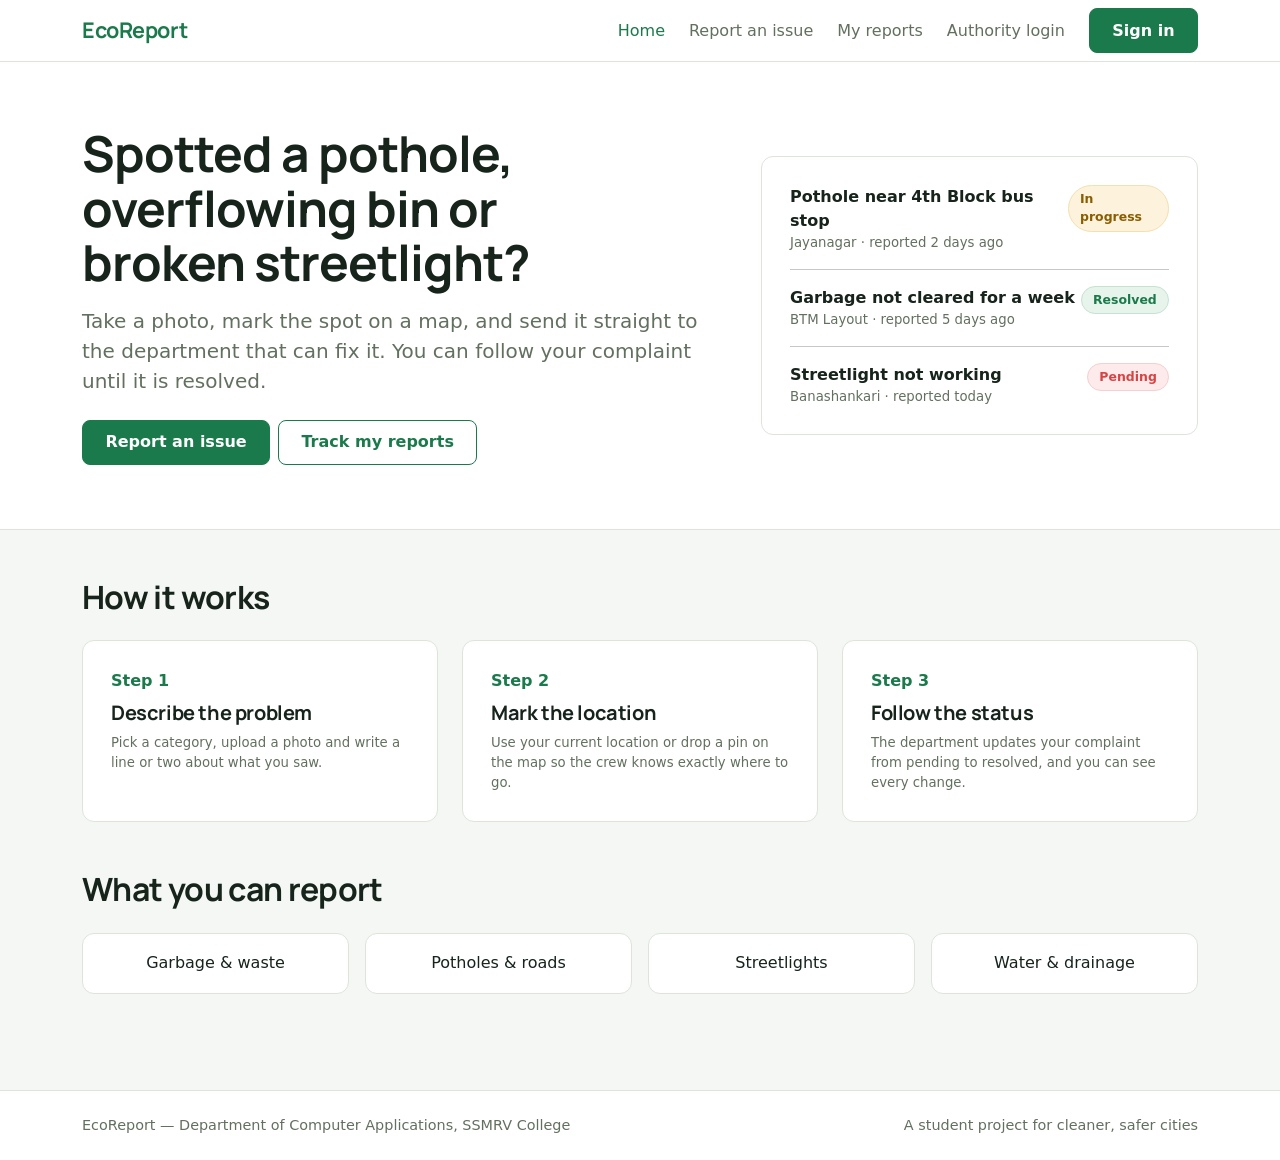
<file: index.html>
<!DOCTYPE html>
<html lang="en">
<head>
  <meta charset="UTF-8">
  <meta name="viewport" content="width=device-width, initial-scale=1">
  <title>EcoReport - Report civic issues in your area</title>
  <link href="https://cdn.jsdelivr.net/npm/bootstrap@5.3.3/dist/css/bootstrap.min.css" rel="stylesheet">
  <link href="https://fonts.googleapis.com/css2?family=Manrope:wght@600;700;800&display=swap" rel="stylesheet">
  <link href="assets/css/style.css" rel="stylesheet">
</head>
<body>

<!-- ===== NAVBAR (move this into includes/header.php later) ===== -->
<nav class="navbar navbar-expand-lg">
  <div class="container">
    <a class="navbar-brand" href="index.html">EcoReport</a>
    <button class="navbar-toggler" type="button" data-bs-toggle="collapse" data-bs-target="#nav">
      <span class="navbar-toggler-icon"></span>
    </button>
    <div class="collapse navbar-collapse" id="nav">
      <ul class="navbar-nav ms-auto align-items-lg-center gap-lg-2">
        <li class="nav-item"><a class="nav-link active" href="index.html">Home</a></li>
        <li class="nav-item"><a class="nav-link" href="report.html">Report an issue</a></li>
        <li class="nav-item"><a class="nav-link" href="my-reports.html">My reports</a></li>
        <li class="nav-item"><a class="nav-link" href="admin.html">Authority login</a></li>
        <li class="nav-item"><a class="btn btn-eco ms-lg-2" href="login.html">Sign in</a></li>
      </ul>
    </div>
  </div>
</nav>

<!-- ===== HERO ===== -->
<header class="hero">
  <div class="container">
    <div class="row align-items-center g-5">
      <div class="col-lg-7">
        <h1>Spotted a pothole, overflowing bin or broken streetlight?</h1>
        <p class="lead mt-3">
          Take a photo, mark the spot on a map, and send it straight to the department
          that can fix it. You can follow your complaint until it is resolved.
        </p>
        <div class="d-flex flex-wrap gap-2 mt-4">
          <a href="report.html" class="btn btn-eco">Report an issue</a>
          <a href="my-reports.html" class="btn btn-eco-outline">Track my reports</a>
        </div>
      </div>
      <div class="col-lg-5">
        <div class="eco-card">
          <div class="d-flex justify-content-between align-items-start">
            <div>
              <div class="fw-semibold">Pothole near 4th Block bus stop</div>
              <div class="form-hint">Jayanagar &middot; reported 2 days ago</div>
            </div>
            <span class="status status-progress">In progress</span>
          </div>
          <hr>
          <div class="d-flex justify-content-between align-items-start">
            <div>
              <div class="fw-semibold">Garbage not cleared for a week</div>
              <div class="form-hint">BTM Layout &middot; reported 5 days ago</div>
            </div>
            <span class="status status-resolved">Resolved</span>
          </div>
          <hr>
          <div class="d-flex justify-content-between align-items-start">
            <div>
              <div class="fw-semibold">Streetlight not working</div>
              <div class="form-hint">Banashankari &middot; reported today</div>
            </div>
            <span class="status status-pending">Pending</span>
          </div>
        </div>
      </div>
    </div>
  </div>
</header>

<!-- ===== HOW IT WORKS (a real 3-step sequence, so numbers are fine here) ===== -->
<section class="container py-5">
  <h2 class="mb-4">How it works</h2>
  <div class="row g-4">
    <div class="col-md-4">
      <div class="eco-card h-100">
        <div class="fw-bold" style="color:var(--eco-green)">Step 1</div>
        <h5 class="mt-2">Describe the problem</h5>
        <p class="form-hint mb-0">
          Pick a category, upload a photo and write a line or two about what you saw.
        </p>
      </div>
    </div>
    <div class="col-md-4">
      <div class="eco-card h-100">
        <div class="fw-bold" style="color:var(--eco-green)">Step 2</div>
        <h5 class="mt-2">Mark the location</h5>
        <p class="form-hint mb-0">
          Use your current location or drop a pin on the map so the crew knows exactly where to go.
        </p>
      </div>
    </div>
    <div class="col-md-4">
      <div class="eco-card h-100">
        <div class="fw-bold" style="color:var(--eco-green)">Step 3</div>
        <h5 class="mt-2">Follow the status</h5>
        <p class="form-hint mb-0">
          The department updates your complaint from pending to resolved, and you can see every change.
        </p>
      </div>
    </div>
  </div>
</section>

<!-- ===== CATEGORIES ===== -->
<section class="container pb-5">
  <h2 class="mb-4">What you can report</h2>
  <div class="row g-3">
    <div class="col-6 col-lg-3"><div class="eco-card eco-card-tight text-center">Garbage &amp; waste</div></div>
    <div class="col-6 col-lg-3"><div class="eco-card eco-card-tight text-center">Potholes &amp; roads</div></div>
    <div class="col-6 col-lg-3"><div class="eco-card eco-card-tight text-center">Streetlights</div></div>
    <div class="col-6 col-lg-3"><div class="eco-card eco-card-tight text-center">Water &amp; drainage</div></div>
  </div>
</section>

<!-- ===== FOOTER (move this into includes/footer.php later) ===== -->
<footer>
  <div class="container d-flex flex-wrap justify-content-between gap-2">
    <span>EcoReport &mdash; Department of Computer Applications, SSMRV College</span>
    <span>A student project for cleaner, safer cities</span>
  </div>
</footer>

<script src="https://cdn.jsdelivr.net/npm/bootstrap@5.3.3/dist/js/bootstrap.bundle.min.js"></script>
</body>
</html>
</file>
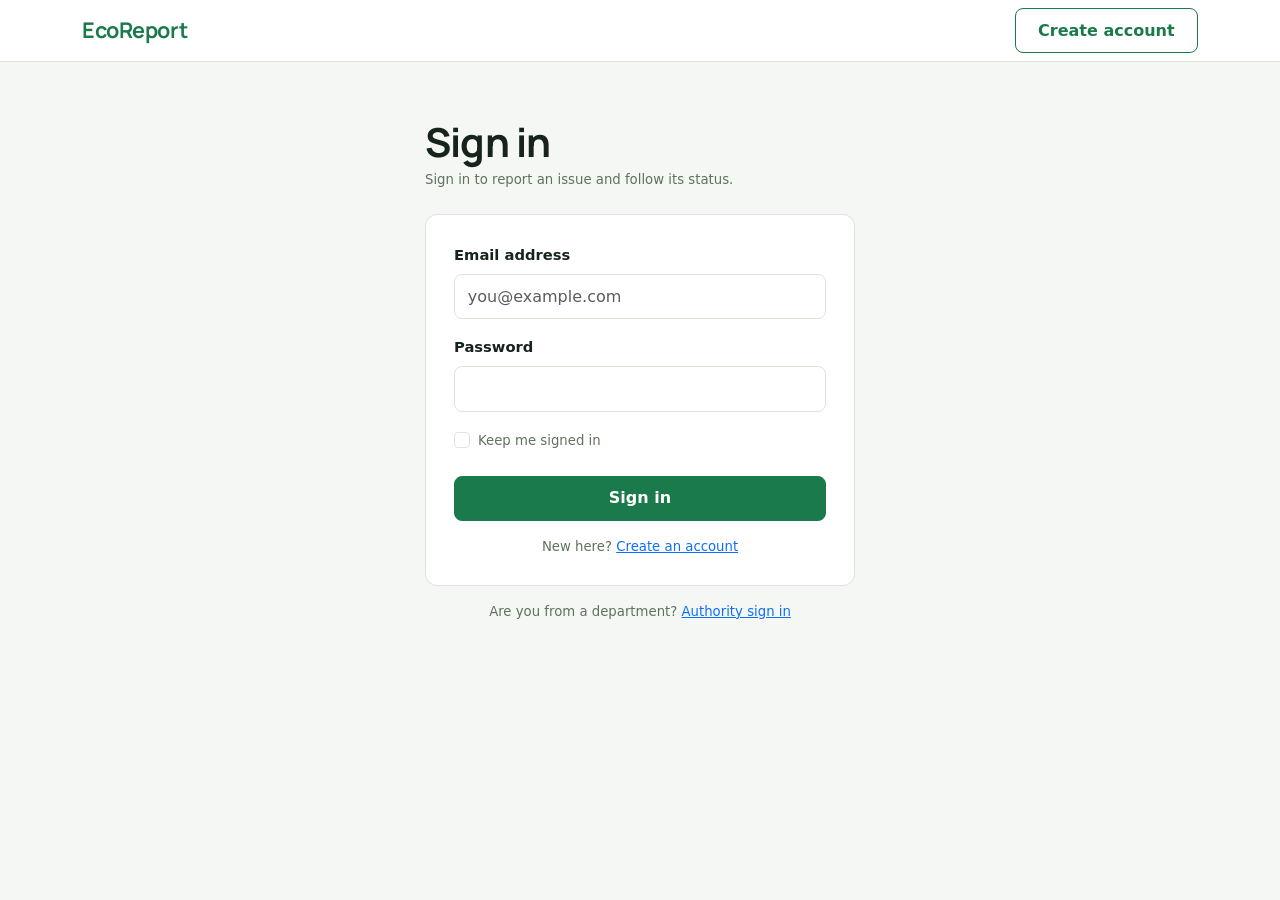
<file: login.html>
<!DOCTYPE html>
<html lang="en">
<head>
  <meta charset="UTF-8">
  <meta name="viewport" content="width=device-width, initial-scale=1">
  <title>Sign in - EcoReport</title>
  <link href="https://cdn.jsdelivr.net/npm/bootstrap@5.3.3/dist/css/bootstrap.min.css" rel="stylesheet">
  <link href="https://fonts.googleapis.com/css2?family=Manrope:wght@600;700;800&display=swap" rel="stylesheet">
  <link href="assets/css/style.css" rel="stylesheet">
</head>
<body>

<nav class="navbar navbar-expand-lg">
  <div class="container">
    <a class="navbar-brand" href="index.html">EcoReport</a>
    <div class="ms-auto">
      <a class="btn btn-eco-outline" href="register.html">Create account</a>
    </div>
  </div>
</nav>

<main class="container">
  <div class="auth-wrap">
    <h1 class="mb-1">Sign in</h1>
    <p class="form-hint mb-4">Sign in to report an issue and follow its status.</p>

    <!-- PHP NOTE: rename to login.php, action="process_login.php" method="post" -->
    <form class="eco-card" action="process_login.php" method="post" novalidate>

      <!-- Show this block from PHP when the login fails:
           <div class="alert alert-danger">Email or password is incorrect.</div> -->

      <div class="mb-3">
        <label class="form-label" for="email">Email address</label>
        <input type="email" class="form-control" id="email" name="email"
               placeholder="you@example.com" required>
        <div class="invalid-feedback">Enter a valid email address.</div>
      </div>

      <div class="mb-3">
        <label class="form-label" for="password">Password</label>
        <input type="password" class="form-control" id="password" name="password" required>
        <div class="invalid-feedback">Enter your password.</div>
      </div>

      <div class="form-check mb-4">
        <input class="form-check-input" type="checkbox" id="remember" name="remember">
        <label class="form-check-label form-hint" for="remember">Keep me signed in</label>
      </div>

      <button type="submit" class="btn btn-eco w-100">Sign in</button>

      <p class="form-hint text-center mt-3 mb-0">
        New here? <a href="register.html">Create an account</a>
      </p>
    </form>

    <p class="form-hint text-center mt-3">
      Are you from a department? <a href="admin.html">Authority sign in</a>
    </p>
  </div>
</main>

<script src="https://cdn.jsdelivr.net/npm/bootstrap@5.3.3/dist/js/bootstrap.bundle.min.js"></script>
<script src="assets/js/script.js"></script>
</body>
</html>
</file>
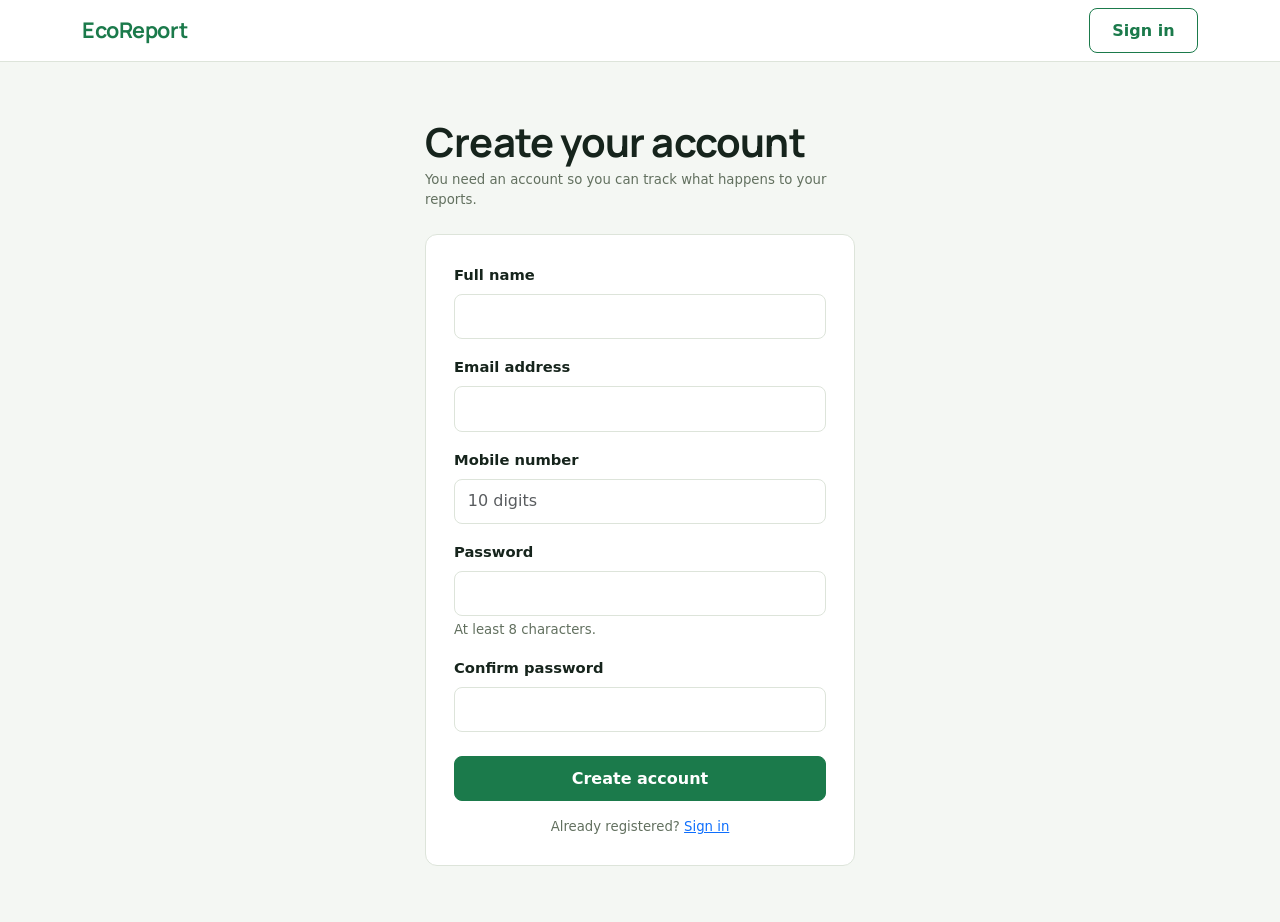
<file: register.html>
<!DOCTYPE html>
<html lang="en">
<head>
  <meta charset="UTF-8">
  <meta name="viewport" content="width=device-width, initial-scale=1">
  <title>Create account - EcoReport</title>
  <link href="https://cdn.jsdelivr.net/npm/bootstrap@5.3.3/dist/css/bootstrap.min.css" rel="stylesheet">
  <link href="https://fonts.googleapis.com/css2?family=Manrope:wght@600;700;800&display=swap" rel="stylesheet">
  <link href="assets/css/style.css" rel="stylesheet">
</head>
<body>

<nav class="navbar navbar-expand-lg">
  <div class="container">
    <a class="navbar-brand" href="index.html">EcoReport</a>
    <div class="ms-auto">
      <a class="btn btn-eco-outline" href="login.html">Sign in</a>
    </div>
  </div>
</nav>

<main class="container">
  <div class="auth-wrap">
    <h1 class="mb-1">Create your account</h1>
    <p class="form-hint mb-4">You need an account so you can track what happens to your reports.</p>

    <!-- PHP NOTE: rename to register.php, action="process_register.php" method="post".
         Store the password with password_hash(), never as plain text. -->
    <form class="eco-card" action="process_register.php" method="post" novalidate>

      <div class="mb-3">
        <label class="form-label" for="fullName">Full name</label>
        <input type="text" class="form-control" id="fullName" name="full_name" required>
        <div class="invalid-feedback">Enter your name.</div>
      </div>

      <div class="mb-3">
        <label class="form-label" for="email">Email address</label>
        <input type="email" class="form-control" id="email" name="email" required>
        <div class="invalid-feedback">Enter a valid email address.</div>
      </div>

      <div class="mb-3">
        <label class="form-label" for="phone">Mobile number</label>
        <input type="tel" class="form-control" id="phone" name="phone"
               pattern="[0-9]{10}" placeholder="10 digits" required>
        <div class="invalid-feedback">Enter a 10-digit mobile number.</div>
      </div>

      <div class="mb-3">
        <label class="form-label" for="password">Password</label>
        <input type="password" class="form-control" id="password" name="password"
               minlength="8" required>
        <div class="form-hint mt-1">At least 8 characters.</div>
        <div class="invalid-feedback">Use at least 8 characters.</div>
      </div>

      <div class="mb-4">
        <label class="form-label" for="confirmPassword">Confirm password</label>
        <input type="password" class="form-control" id="confirmPassword" required>
        <div class="invalid-feedback">Both passwords must be the same.</div>
      </div>

      <button type="submit" class="btn btn-eco w-100">Create account</button>

      <p class="form-hint text-center mt-3 mb-0">
        Already registered? <a href="login.html">Sign in</a>
      </p>
    </form>
  </div>
</main>

<script src="https://cdn.jsdelivr.net/npm/bootstrap@5.3.3/dist/js/bootstrap.bundle.min.js"></script>
<script src="assets/js/script.js"></script>
</body>
</html>
</file>
<file: assets/css/style.css>
/* ============================================================
   EcoReport - custom styles (loaded AFTER Bootstrap)
   Change the colours in :root below to restyle the whole site.
   ============================================================ */

:root {
  --eco-green: #1b7a4b;
  --eco-green-dark: #12613b;
  --eco-ink: #16241c;
  --eco-muted: #62705f;
  --eco-surface: #f4f7f3;
  --eco-line: #dde4da;
  --eco-pending: #d64545;
  --eco-progress: #d99100;
  --eco-resolved: #1b7a4b;
}

body {
  background-color: var(--eco-surface);
  color: var(--eco-ink);
  font-family: system-ui, -apple-system, "Segoe UI", Roboto, sans-serif;
}

h1, h2, h3, h4, h5,
.navbar-brand {
  font-family: "Manrope", system-ui, sans-serif;
  font-weight: 700;
  letter-spacing: -0.02em;
}

/* ---------- Navbar ---------- */
.navbar {
  background-color: #ffffff;
  border-bottom: 1px solid var(--eco-line);
}

.navbar-brand {
  color: var(--eco-green) !important;
  font-size: 1.35rem;
}

.navbar .nav-link {
  color: var(--eco-muted);
  font-weight: 500;
}

.navbar .nav-link:hover,
.navbar .nav-link.active {
  color: var(--eco-green);
}

/* ---------- Buttons ---------- */
.btn-eco {
  background-color: var(--eco-green);
  border: 1px solid var(--eco-green);
  color: #fff;
  font-weight: 600;
  padding: 0.6rem 1.4rem;
  border-radius: 8px;
}

.btn-eco:hover,
.btn-eco:focus {
  background-color: var(--eco-green-dark);
  border-color: var(--eco-green-dark);
  color: #fff;
}

.btn-eco-outline {
  background-color: transparent;
  border: 1px solid var(--eco-green);
  color: var(--eco-green);
  font-weight: 600;
  padding: 0.6rem 1.4rem;
  border-radius: 8px;
}

.btn-eco-outline:hover {
  background-color: var(--eco-green);
  color: #fff;
}

/* Keyboard users must be able to see where they are */
a:focus-visible,
button:focus-visible,
input:focus-visible,
select:focus-visible,
textarea:focus-visible {
  outline: 3px solid var(--eco-green);
  outline-offset: 2px;
}

/* ---------- Cards / panels ---------- */
.eco-card {
  background: #fff;
  border: 1px solid var(--eco-line);
  border-radius: 12px;
  padding: 1.75rem;
}

.eco-card-tight {
  padding: 1.1rem;
}

/* ---------- Hero on the home page ---------- */
.hero {
  background: #fff;
  border-bottom: 1px solid var(--eco-line);
  padding: 4rem 0;
}

.hero h1 {
  font-size: clamp(2rem, 5vw, 3.1rem);
  line-height: 1.1;
  max-width: 16ch;
}

.hero p.lead {
  color: var(--eco-muted);
  max-width: 52ch;
}

/* ---------- Status badges ---------- */
.status {
  display: inline-block;
  font-size: 0.78rem;
  font-weight: 600;
  padding: 0.25rem 0.7rem;
  border-radius: 999px;
  border: 1px solid transparent;
}

.status-pending {
  color: var(--eco-pending);
  background: #fdeaea;
  border-color: #f6cfcf;
}

.status-progress {
  color: #8a5d00;
  background: #fdf3dc;
  border-color: #f2e0b0;
}

.status-resolved {
  color: var(--eco-resolved);
  background: #e6f4ec;
  border-color: #c4e3d2;
}

/* ---------- Forms ---------- */
.form-label {
  font-weight: 600;
  font-size: 0.92rem;
}

.form-control,
.form-select {
  border: 1px solid var(--eco-line);
  border-radius: 8px;
  padding: 0.6rem 0.8rem;
}

.form-control:focus,
.form-select:focus {
  border-color: var(--eco-green);
  box-shadow: 0 0 0 3px rgba(27, 122, 75, 0.15);
}

.form-hint {
  font-size: 0.83rem;
  color: var(--eco-muted);
}

/* ---------- Photo upload box ---------- */
.upload-box {
  border: 2px dashed var(--eco-line);
  border-radius: 10px;
  padding: 1.5rem;
  text-align: center;
  background: #fbfdfa;
  cursor: pointer;
}

.upload-box:hover {
  border-color: var(--eco-green);
}

#imagePreview {
  max-height: 220px;
  border-radius: 8px;
  margin-top: 1rem;
  display: none;
}

/* ---------- Map ---------- */
#map {
  height: 280px;
  border-radius: 10px;
  border: 1px solid var(--eco-line);
}

/* ---------- Admin summary tiles ---------- */
.tile {
  background: #fff;
  border: 1px solid var(--eco-line);
  border-radius: 12px;
  padding: 1.25rem;
}

.tile .count {
  font-size: 2rem;
  font-weight: 700;
  line-height: 1;
}

.tile .label {
  color: var(--eco-muted);
  font-size: 0.9rem;
  margin-top: 0.35rem;
}

/* ---------- Table ---------- */
.table > :not(caption) > * > * {
  padding: 0.85rem 0.75rem;
  border-bottom-color: var(--eco-line);
}

.table thead th {
  font-size: 0.82rem;
  color: var(--eco-muted);
  font-weight: 600;
}

.thumb {
  width: 48px;
  height: 48px;
  object-fit: cover;
  border-radius: 6px;
}

/* ---------- Footer ---------- */
footer {
  background: #fff;
  border-top: 1px solid var(--eco-line);
  color: var(--eco-muted);
  font-size: 0.9rem;
  padding: 1.5rem 0;
  margin-top: 3rem;
}

/* ---------- Auth pages ---------- */
.auth-wrap {
  max-width: 430px;
  margin: 3.5rem auto;
}

@media (prefers-reduced-motion: reduce) {
  * {
    transition: none !important;
  }
}
</file>
